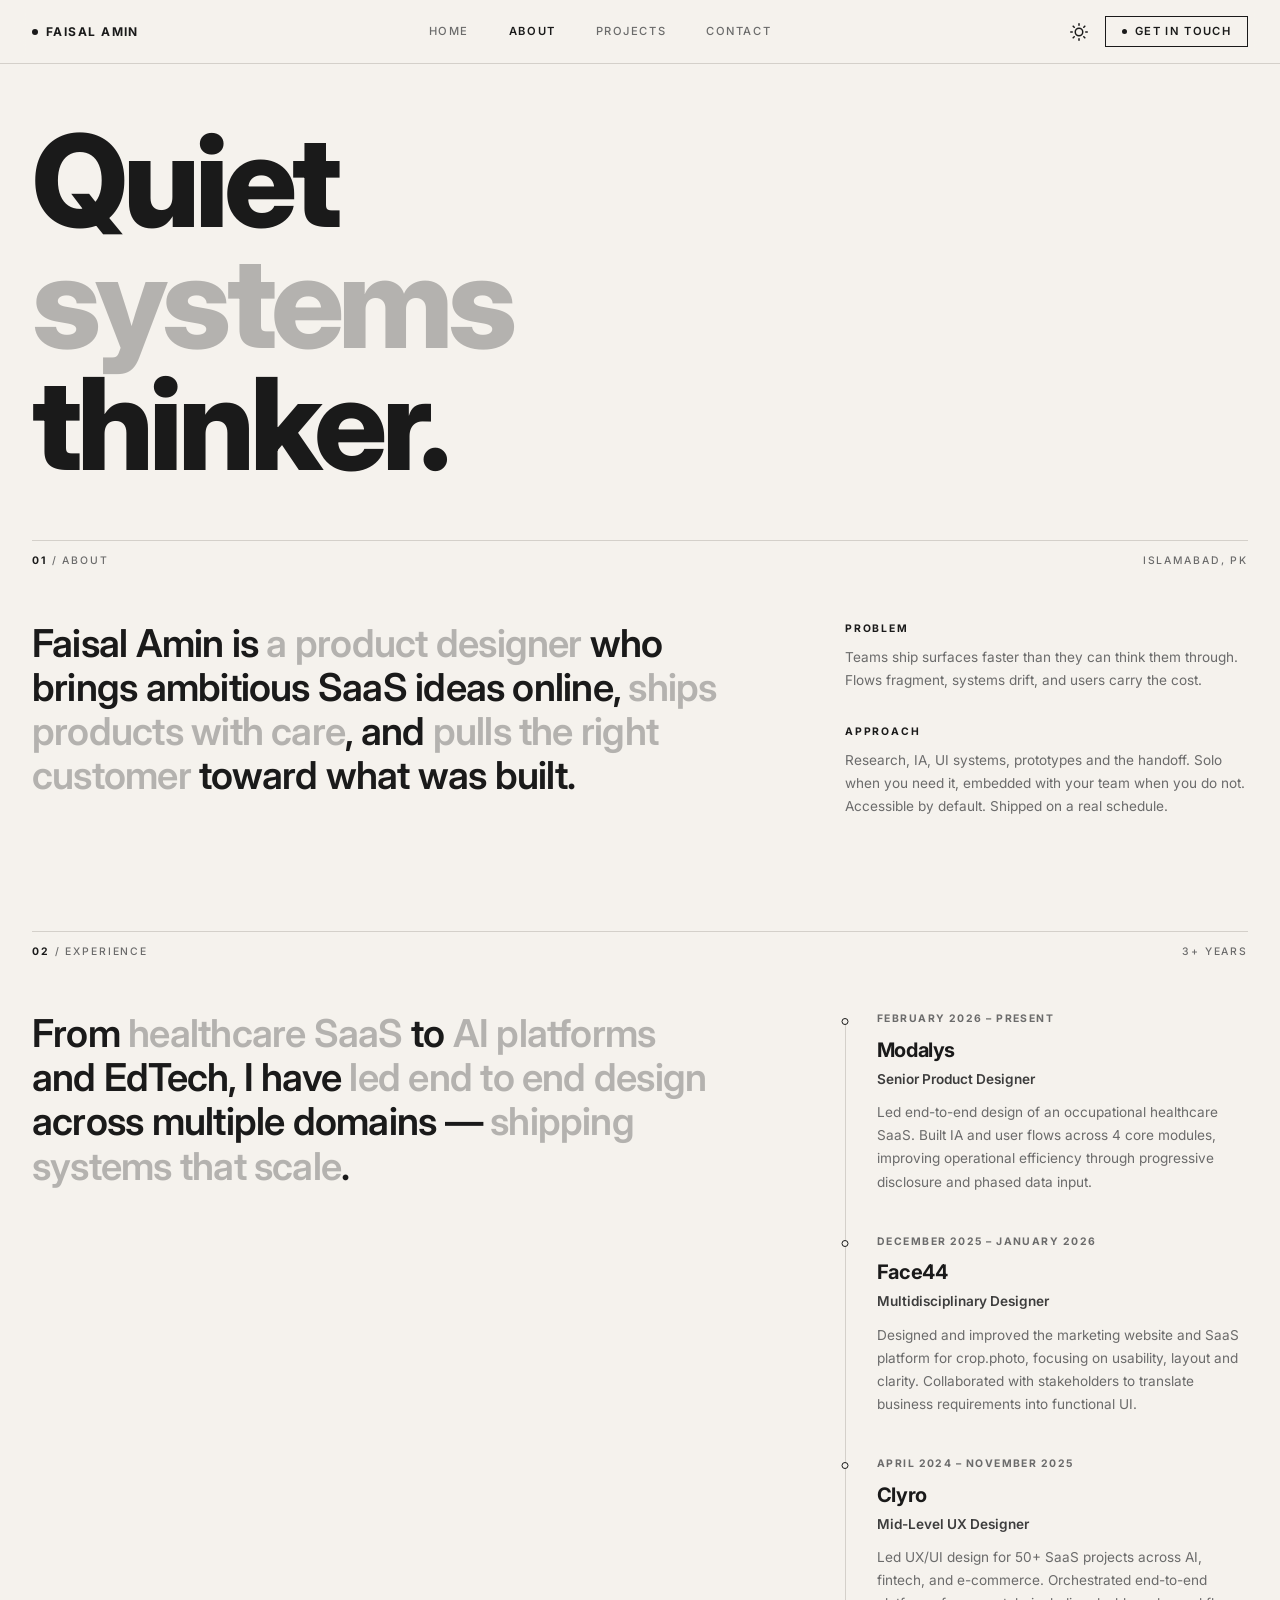
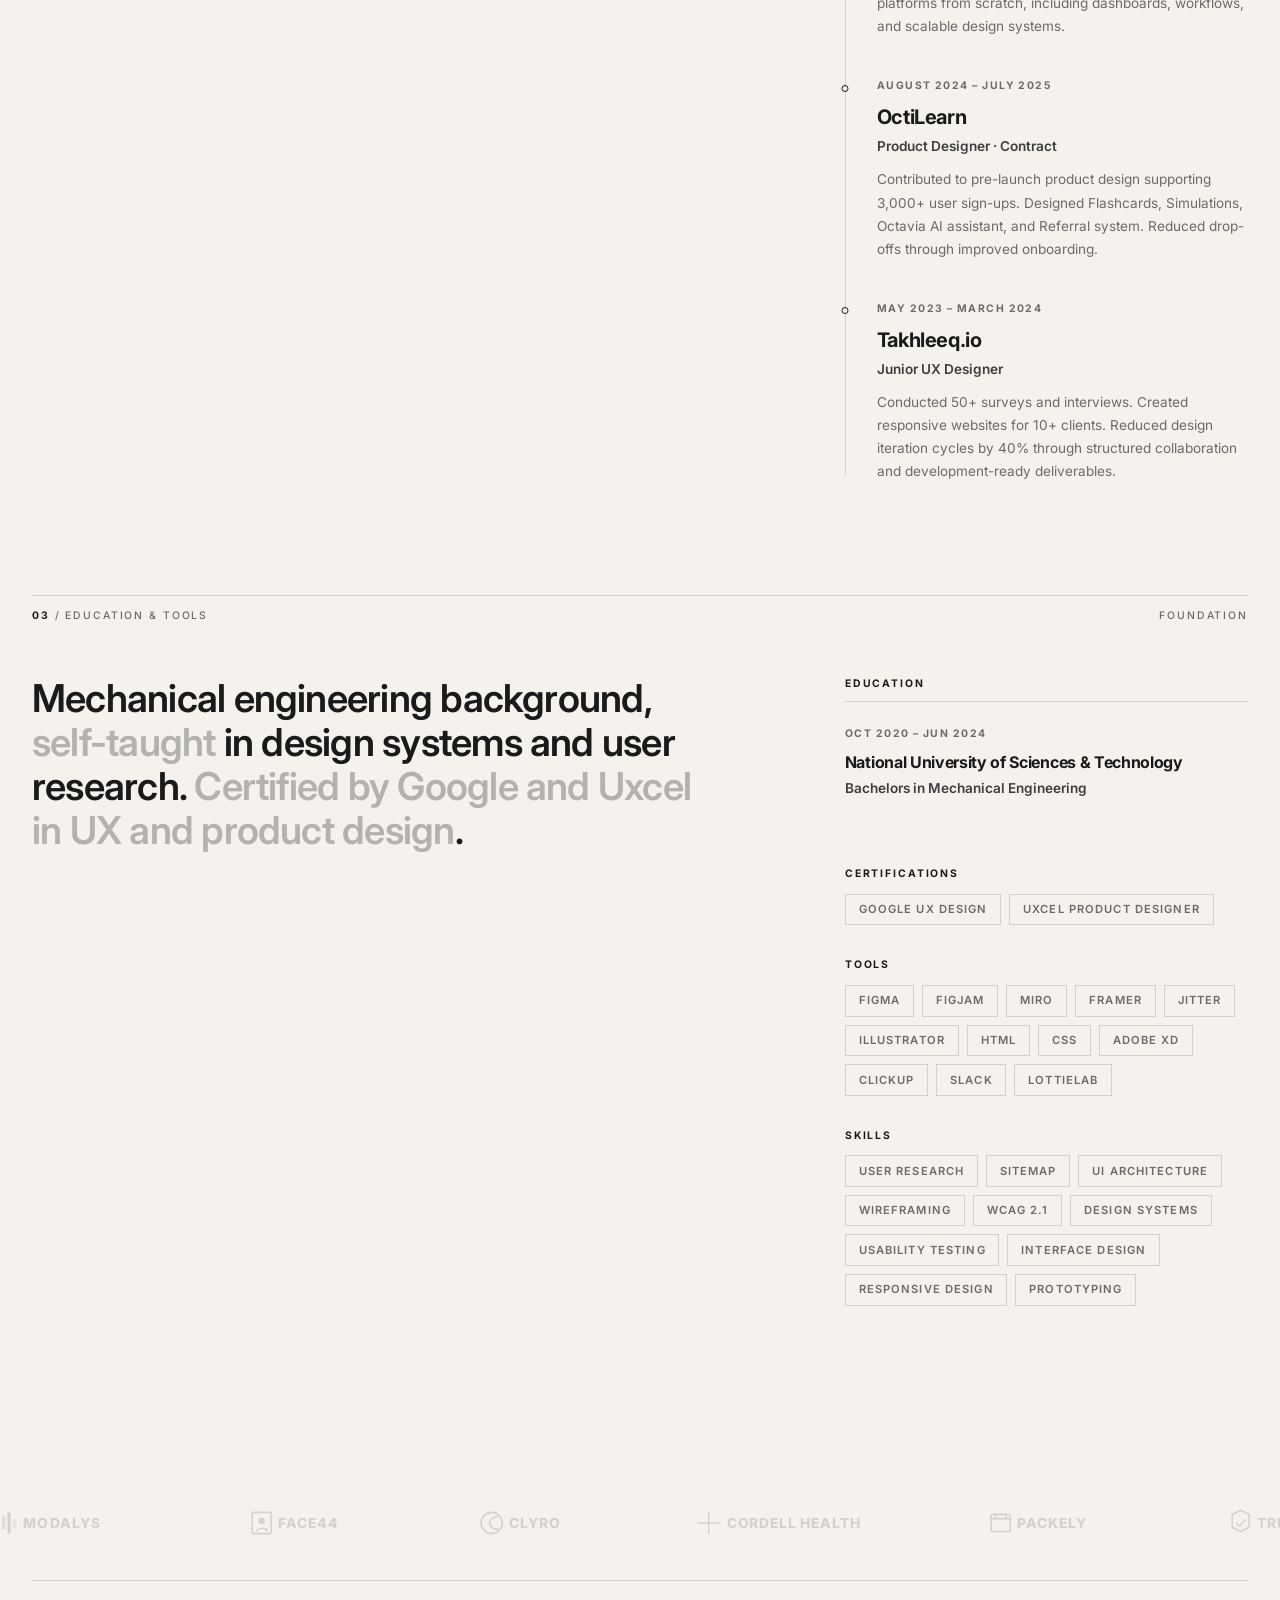
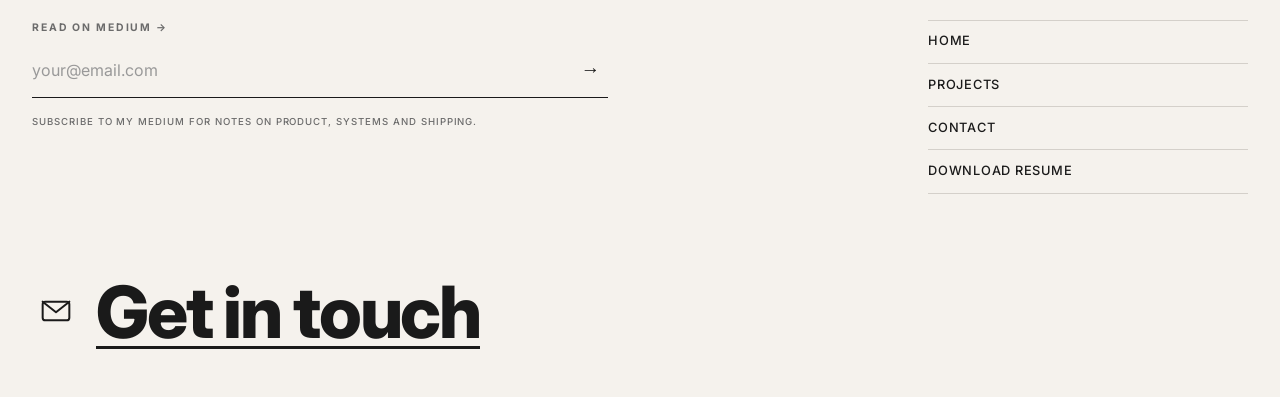
<file: Pages/about.html>
<!DOCTYPE html>
<html lang="en">
<head>
  <meta charset="UTF-8">
  <meta name="viewport" content="width=device-width, initial-scale=1.0">
  <title>About — Faisal Amin</title>
  <link rel="icon" href="../assets/favicon.png" type="image/png">
  <link rel="preconnect" href="https://fonts.googleapis.com">
  <link rel="preconnect" href="https://fonts.gstatic.com" crossorigin>
  <link href="https://fonts.googleapis.com/css2?family=Inter:wght@400;500;600;700;800;900&display=swap" rel="stylesheet">
  <link rel="stylesheet" href="../style.css">
<base target="_blank">
</head>
<body>

<!-- HEADER -->
<header>
  <div class="header-inner">
    <a href="../index.html" class="logo">
      <span class="logo-dot"></span>
      Faisal Amin
    </a>

    <nav class="nav-desktop">
      <a href="../index.html" class="nav-link">
        <span class="sl-wrap"><span class="sl-track"><span>Home</span><span>Home</span></span></span>
      </a>
      <a href="about.html" class="nav-link active">
        <span class="sl-wrap"><span class="sl-track"><span>About</span><span>About</span></span></span>
      </a>
      <a href="projects.html" class="nav-link">
        <span class="sl-wrap"><span class="sl-track"><span>Projects</span><span>Projects</span></span></span>
      </a>
      <a href="contact.html" class="nav-link">
        <span class="sl-wrap"><span class="sl-track"><span>Contact</span><span>Contact</span></span></span>
      </a>
    </nav>

    <div class="header-right">
      <button class="theme-toggle" aria-label="Toggle theme" onclick="toggleTheme()">
        <svg class="sun-icon" viewBox="0 0 24 24"><circle cx="12" cy="12" r="5"/><path d="M12 1v2m0 18v2M4.22 4.22l1.42 1.42m12.72 12.72l1.42 1.42M1 12h2m18 0h2M4.22 19.78l1.42-1.42M18.36 5.64l1.42-1.42"/></svg>
        <svg class="moon-icon" viewBox="0 0 24 24"><path d="M21 12.79A9 9 0 1 1 11.21 3 7 7 0 0 0 21 12.79z"/></svg>
      </button>
      <a href="mailto:faisal.amin.240302@gmail.com" class="header-btn">
        <span class="btn-dot"></span>
        <span class="sl-wrap"><span class="sl-track"><span>Get in touch</span><span>Get in touch</span></span></span>
      </a>
      <button class="menu-toggle" aria-label="Toggle menu" onclick="toggleMenu()">
        <svg class="icon-menu" viewBox="0 0 24 24" fill="none" stroke="currentColor" stroke-width="2" stroke-linecap="round" stroke-linejoin="round">
          <line x1="3" y1="12" x2="21" y2="12"></line>
          <line x1="3" y1="6" x2="21" y2="6"></line>
          <line x1="3" y1="18" x2="21" y2="18"></line>
        </svg>
        <svg class="icon-close" viewBox="0 0 24 24" fill="none" stroke="currentColor" stroke-width="2" stroke-linecap="round" stroke-linejoin="round">
          <line x1="18" y1="6" x2="6" y2="18"></line>
          <line x1="6" y1="6" x2="18" y2="18"></line>
        </svg>
      </button>
    </div>
  </div>
</header>

<!-- MOBILE NAV -->
<nav class="mobile-nav" id="mobileNav">
  <button class="mobile-nav-close" aria-label="Close menu" onclick="closeMenu()">
    <svg viewBox="0 0 24 24" fill="none" stroke="currentColor" stroke-width="2" stroke-linecap="round" stroke-linejoin="round">
      <line x1="18" y1="6" x2="6" y2="18"></line>
      <line x1="6" y1="6" x2="18" y2="18"></line>
    </svg>
  </button>
  <div class="mobile-nav-links">
    <a href="../index.html" onclick="closeMenu()">Home</a>
    <a href="about.html" class="active" onclick="closeMenu()">About</a>
    <a href="projects.html" onclick="closeMenu()">Projects</a>
    <a href="contact.html" onclick="closeMenu()">Contact</a>
  </div>
  <a href="mailto:faisal.amin.240302@gmail.com" class="mobile-nav-cta" onclick="closeMenu()">
    <span class="btn-dot"></span>
    Get in touch
  </a>
</nav>

<!-- HERO -->
<section class="hero" style="min-height: 60vh;">
  <h1 class="reveal">
    Quiet<br>
    <span class="dim-text">systems</span><br>thinker.
  </h1>
</section>

<!-- INTRO -->
<section class="intro">
  <div class="section-label">
    <span><span class="num">01</span> / About</span>
    <span>Islamabad, PK</span>
  </div>
  <div class="intro-grid reveal">
    <p class="intro-main">
      Faisal Amin is <span class="dim-text">a product designer</span> who brings ambitious SaaS ideas online, <span class="dim-text">ships products with care</span>, and <span class="dim-text">pulls the right customer</span> toward what was built.
    </p>
    <div></div>
    <div class="intro-side">
      <div>
        <h4>Problem</h4>
        <p>Teams ship surfaces faster than they can think them through. Flows fragment, systems drift, and users carry the cost.</p>
      </div>
      <div>
        <h4>Approach</h4>
        <p>Research, IA, UI systems, prototypes and the handoff. Solo when you need it, embedded with your team when you do not. Accessible by default. Shipped on a real schedule.</p>
      </div>
    </div>
  </div>
</section>

<!-- EXPERIENCE -->
<section class="intro" style="padding-top: 2rem;">
  <div class="section-label">
    <span><span class="num">02</span> / Experience</span>
    <span>3+ years</span>
  </div>
  <div class="intro-grid reveal">
    <p class="intro-main">
      From <span class="dim-text">healthcare SaaS</span> to <span class="dim-text">AI platforms</span> and EdTech, I have <span class="dim-text">led end to end design</span> across multiple domains — <span class="dim-text">shipping systems that scale</span>.
    </p>
    <div></div>
    <div class="experience-timeline">

      <div class="timeline-item">
        <div class="timeline-date">February 2026 – Present</div>
        <div class="timeline-company">Modalys</div>
        <div class="timeline-role">Senior Product Designer</div>
        <div class="timeline-desc">
          Led end-to-end design of an occupational healthcare SaaS. Built IA and user flows across 4 core modules, improving operational efficiency through progressive disclosure and phased data input.
        </div>
      </div>

      <div class="timeline-item">
        <div class="timeline-date">December 2025 – January 2026</div>
        <div class="timeline-company">Face44</div>
        <div class="timeline-role">Multidisciplinary Designer</div>
        <div class="timeline-desc">
          Designed and improved the marketing website and SaaS platform for crop.photo, focusing on usability, layout and clarity. Collaborated with stakeholders to translate business requirements into functional UI.
        </div>
      </div>

      <div class="timeline-item">
        <div class="timeline-date">April 2024 – November 2025</div>
        <div class="timeline-company">Clyro</div>
        <div class="timeline-role">Mid-Level UX Designer</div>
        <div class="timeline-desc">
          Led UX/UI design for 50+ SaaS projects across AI, fintech, and e-commerce. Orchestrated end-to-end platforms from scratch, including dashboards, workflows, and scalable design systems.
        </div>
      </div>

      <div class="timeline-item">
        <div class="timeline-date">August 2024 – July 2025</div>
        <div class="timeline-company">OctiLearn</div>
        <div class="timeline-role">Product Designer · Contract</div>
        <div class="timeline-desc">
          Contributed to pre-launch product design supporting 3,000+ user sign-ups. Designed Flashcards, Simulations, Octavia AI assistant, and Referral system. Reduced drop-offs through improved onboarding.
        </div>
      </div>

      <div class="timeline-item">
        <div class="timeline-date">May 2023 – March 2024</div>
        <div class="timeline-company">Takhleeq.io</div>
        <div class="timeline-role">Junior UX Designer</div>
        <div class="timeline-desc">
          Conducted 50+ surveys and interviews. Created responsive websites for 10+ clients. Reduced design iteration cycles by 40% through structured collaboration and development-ready deliverables.
        </div>
      </div>

    </div>
  </div>
</section>

<!-- EDUCATION & TOOLS -->
<section class="intro" style="padding-top: 2rem;">
  <div class="section-label">
    <span><span class="num">03</span> / Education & Tools</span>
    <span>Foundation</span>
  </div>
  <div class="intro-grid reveal">
    <p class="intro-main">
      Mechanical engineering background, <span class="dim-text">self-taught</span> in design systems and user research. <span class="dim-text">Certified by Google and Uxcel in UX and product design</span>.
    </p>
    <div></div>
    <div class="intro-side">
      <div>
        <h4>Education</h4>
        <div class="timeline-item education-single" style="padding-bottom: 1.5rem; border-top: 1px solid var(--border-light); padding-top: 1.5rem;">
          <div class="timeline-date">Oct 2020 – Jun 2024</div>
          <div class="timeline-company" style="font-size: 1rem;">National University of Sciences & Technology</div>
          <div class="timeline-role">Bachelors in Mechanical Engineering</div>
        </div>
      </div>
      <div>
        <h4>Certifications</h4>
        <div class="skills-grid" style="margin-top: 0.75rem;">
          <span class="skill-tag">Google UX Design</span>
          <span class="skill-tag">Uxcel Product Designer</span>
        </div>
      </div>
      <div>
        <h4>Tools</h4>
        <div class="skills-grid" style="margin-top: 0.75rem;">
          <span class="skill-tag">Figma</span>
          <span class="skill-tag">Figjam</span>
          <span class="skill-tag">Miro</span>
          <span class="skill-tag">Framer</span>
          <span class="skill-tag">Jitter</span>
          <span class="skill-tag">Illustrator</span>
          <span class="skill-tag">HTML</span>
          <span class="skill-tag">CSS</span>
          <span class="skill-tag">Adobe XD</span>
          <span class="skill-tag">ClickUp</span>
          <span class="skill-tag">Slack</span>
          <span class="skill-tag">LottieLab</span>
        </div>
      </div>
      <div>
        <h4>Skills</h4>
        <div class="skills-grid" style="margin-top: 0.75rem;">
          <span class="skill-tag">User research</span>
          <span class="skill-tag">Sitemap</span>
          <span class="skill-tag">UI architecture</span>
          <span class="skill-tag">Wireframing</span>
          <span class="skill-tag">WCAG 2.1</span>
          <span class="skill-tag">Design systems</span>
          <span class="skill-tag">Usability testing</span>
          <span class="skill-tag">Interface design</span>
          <span class="skill-tag">Responsive design</span>
          <span class="skill-tag">Prototyping</span>
        </div>
      </div>
    </div>
  </div>
</section>

<!-- MARQUEE -->
<section class="marquee-section" style="margin-top: 5rem;">
  <div class="marquee-track">
    <span class="marquee-logo"><svg viewBox="0 0 160 32" fill="none" xmlns="http://www.w3.org/2000/svg"><rect x="2" y="10" width="3" height="12" fill="currentColor" opacity="0.7"/><rect x="7" y="6" width="3" height="20" fill="currentColor"/><rect x="12" y="12" width="3" height="8" fill="currentColor" opacity="0.5"/><text x="22" y="21" font-family="Inter, sans-serif" font-size="13" font-weight="800" letter-spacing="0.08em" fill="currentColor">MODALYS</text></svg></span>
    <span class="marquee-logo"><svg viewBox="0 0 140 32" fill="none" xmlns="http://www.w3.org/2000/svg"><rect x="2" y="6" width="18" height="20" rx="2" stroke="currentColor" stroke-width="1.5"/><circle cx="11" cy="14" r="3" fill="currentColor"/><path d="M6 24c2-4 10-4 10 0" stroke="currentColor" stroke-width="1.5" fill="none"/><text x="26" y="21" font-family="Inter, sans-serif" font-size="13" font-weight="800" letter-spacing="0.08em" fill="currentColor">FACE44</text></svg></span>
    <span class="marquee-logo"><svg viewBox="0 0 130 32" fill="none" xmlns="http://www.w3.org/2000/svg"><circle cx="12" cy="16" r="10" stroke="currentColor" stroke-width="1.5"/><path d="M18 10c-4 0-8 2.5-8 6s4 6 8 6" stroke="currentColor" stroke-width="1.5" fill="none"/><text x="28" y="21" font-family="Inter, sans-serif" font-size="13" font-weight="800" letter-spacing="0.08em" fill="currentColor">CLYRO</text></svg></span>
    <span class="marquee-logo"><svg viewBox="0 0 200 32" fill="none" xmlns="http://www.w3.org/2000/svg"><path d="M11 6v20M1 16h20" stroke="currentColor" stroke-width="1.5" stroke-linecap="round"/><text x="28" y="21" font-family="Inter, sans-serif" font-size="13" font-weight="800" letter-spacing="0.06em" fill="currentColor">CORDELL HEALTH</text></svg></span>
    <span class="marquee-logo"><svg viewBox="0 0 150 32" fill="none" xmlns="http://www.w3.org/2000/svg"><rect x="2" y="8" width="18" height="16" rx="1" stroke="currentColor" stroke-width="1.5"/><path d="M2 12h18M6 12v-4h10v4" stroke="currentColor" stroke-width="1.5"/><text x="26" y="21" font-family="Inter, sans-serif" font-size="13" font-weight="800" letter-spacing="0.08em" fill="currentColor">PACKELY</text></svg></span>
    <span class="marquee-logo"><svg viewBox="0 0 130 32" fill="none" xmlns="http://www.w3.org/2000/svg"><path d="M11 4l8 4v12l-8 4-8-4V8z" stroke="currentColor" stroke-width="1.5"/><path d="M7 16l3 3 5-6" stroke="currentColor" stroke-width="1.5" stroke-linecap="round" stroke-linejoin="round"/><text x="26" y="21" font-family="Inter, sans-serif" font-size="13" font-weight="800" letter-spacing="0.08em" fill="currentColor">TRUID</text></svg></span>
    <span class="marquee-logo"><svg viewBox="0 0 130 32" fill="none" xmlns="http://www.w3.org/2000/svg"><path d="M4 20l6-12 6 12M8 14h4" stroke="currentColor" stroke-width="1.5" stroke-linecap="round" stroke-linejoin="round"/><path d="M18 8v14M22 8l-4 7 4 7" stroke="currentColor" stroke-width="1.5" stroke-linecap="round" stroke-linejoin="round"/><text x="30" y="21" font-family="Inter, sans-serif" font-size="13" font-weight="800" letter-spacing="0.08em" fill="currentColor">UXCEL</text></svg></span>
    <span class="marquee-logo"><svg viewBox="0 0 160 32" fill="none" xmlns="http://www.w3.org/2000/svg"><circle cx="11" cy="16" r="9" stroke="currentColor" stroke-width="1.5"/><path d="M11 10v6l4 2" stroke="currentColor" stroke-width="1.5" stroke-linecap="round"/><text x="26" y="21" font-family="Inter, sans-serif" font-size="13" font-weight="800" letter-spacing="0.06em" fill="currentColor">GOOGLE UX</text></svg></span>
    <span class="marquee-logo"><svg viewBox="0 0 110 32" fill="none" xmlns="http://www.w3.org/2000/svg"><path d="M11 4l8 4v12l-8 4-8-4V8z" stroke="currentColor" stroke-width="1.5"/><text x="6" y="20" font-family="Inter, sans-serif" font-size="10" font-weight="800" fill="currentColor">N</text><text x="24" y="21" font-family="Inter, sans-serif" font-size="13" font-weight="800" letter-spacing="0.1em" fill="currentColor">NUST</text></svg></span>
    <span class="marquee-logo"><svg viewBox="0 0 160 32" fill="none" xmlns="http://www.w3.org/2000/svg"><rect x="2" y="10" width="3" height="12" fill="currentColor" opacity="0.7"/><rect x="7" y="6" width="3" height="20" fill="currentColor"/><rect x="12" y="12" width="3" height="8" fill="currentColor" opacity="0.5"/><text x="22" y="21" font-family="Inter, sans-serif" font-size="13" font-weight="800" letter-spacing="0.08em" fill="currentColor">MODALYS</text></svg></span>
    <span class="marquee-logo"><svg viewBox="0 0 140 32" fill="none" xmlns="http://www.w3.org/2000/svg"><rect x="2" y="6" width="18" height="20" rx="2" stroke="currentColor" stroke-width="1.5"/><circle cx="11" cy="14" r="3" fill="currentColor"/><path d="M6 24c2-4 10-4 10 0" stroke="currentColor" stroke-width="1.5" fill="none"/><text x="26" y="21" font-family="Inter, sans-serif" font-size="13" font-weight="800" letter-spacing="0.08em" fill="currentColor">FACE44</text></svg></span>
    <span class="marquee-logo"><svg viewBox="0 0 130 32" fill="none" xmlns="http://www.w3.org/2000/svg"><circle cx="12" cy="16" r="10" stroke="currentColor" stroke-width="1.5"/><path d="M18 10c-4 0-8 2.5-8 6s4 6 8 6" stroke="currentColor" stroke-width="1.5" fill="none"/><text x="28" y="21" font-family="Inter, sans-serif" font-size="13" font-weight="800" letter-spacing="0.08em" fill="currentColor">CLYRO</text></svg></span>
    <span class="marquee-logo"><svg viewBox="0 0 200 32" fill="none" xmlns="http://www.w3.org/2000/svg"><path d="M11 6v20M1 16h20" stroke="currentColor" stroke-width="1.5" stroke-linecap="round"/><text x="28" y="21" font-family="Inter, sans-serif" font-size="13" font-weight="800" letter-spacing="0.06em" fill="currentColor">CORDELL HEALTH</text></svg></span>
    <span class="marquee-logo"><svg viewBox="0 0 150 32" fill="none" xmlns="http://www.w3.org/2000/svg"><rect x="2" y="8" width="18" height="16" rx="1" stroke="currentColor" stroke-width="1.5"/><path d="M2 12h18M6 12v-4h10v4" stroke="currentColor" stroke-width="1.5"/><text x="26" y="21" font-family="Inter, sans-serif" font-size="13" font-weight="800" letter-spacing="0.08em" fill="currentColor">PACKELY</text></svg></span>
    <span class="marquee-logo"><svg viewBox="0 0 130 32" fill="none" xmlns="http://www.w3.org/2000/svg"><path d="M11 4l8 4v12l-8 4-8-4V8z" stroke="currentColor" stroke-width="1.5"/><path d="M7 16l3 3 5-6" stroke="currentColor" stroke-width="1.5" stroke-linecap="round" stroke-linejoin="round"/><text x="26" y="21" font-family="Inter, sans-serif" font-size="13" font-weight="800" letter-spacing="0.08em" fill="currentColor">TRUID</text></svg></span>
    <span class="marquee-logo"><svg viewBox="0 0 130 32" fill="none" xmlns="http://www.w3.org/2000/svg"><path d="M4 20l6-12 6 12M8 14h4" stroke="currentColor" stroke-width="1.5" stroke-linecap="round" stroke-linejoin="round"/><path d="M18 8v14M22 8l-4 7 4 7" stroke="currentColor" stroke-width="1.5" stroke-linecap="round" stroke-linejoin="round"/><text x="30" y="21" font-family="Inter, sans-serif" font-size="13" font-weight="800" letter-spacing="0.08em" fill="currentColor">UXCEL</text></svg></span>
    <span class="marquee-logo"><svg viewBox="0 0 160 32" fill="none" xmlns="http://www.w3.org/2000/svg"><circle cx="11" cy="16" r="9" stroke="currentColor" stroke-width="1.5"/><path d="M11 10v6l4 2" stroke="currentColor" stroke-width="1.5" stroke-linecap="round"/><text x="26" y="21" font-family="Inter, sans-serif" font-size="13" font-weight="800" letter-spacing="0.06em" fill="currentColor">GOOGLE UX</text></svg></span>
    <span class="marquee-logo"><svg viewBox="0 0 110 32" fill="none" xmlns="http://www.w3.org/2000/svg"><path d="M11 4l8 4v12l-8 4-8-4V8z" stroke="currentColor" stroke-width="1.5"/><text x="6" y="20" font-family="Inter, sans-serif" font-size="10" font-weight="800" fill="currentColor">N</text><text x="24" y="21" font-family="Inter, sans-serif" font-size="13" font-weight="800" letter-spacing="0.1em" fill="currentColor">NUST</text></svg></span>
  </div>
</section>

<!-- FOOTER -->
<footer style="margin-top: 0;">
  <div class="footer-main">
    <div class="footer-newsletter">
      <a href="https://medium.com/@faisal.amin.240302" target="_blank" rel="noopener" class="medium-link">
        <h4>Read on Medium →</h4>
      </a>
      <form class="footer-form" onsubmit="event.preventDefault(); showSubscribeModal();">
        <input type="email" required placeholder="your@email.com">
        <button type="submit" aria-label="Subscribe">→</button>
      </form>
      <p class="footer-form-note">Subscribe to my Medium for notes on product, systems and shipping.</p>
    </div>
    <nav class="footer-nav">
      <a href="../index.html">
        <span class="sl-wrap"><span class="sl-track"><span>Home</span><span>Home</span></span></span>
      </a>
      <a href="projects.html">
        <span class="sl-wrap"><span class="sl-track"><span>Projects</span><span>Projects</span></span></span>
      </a>
      <a href="contact.html">
        <span class="sl-wrap"><span class="sl-track"><span>Contact</span><span>Contact</span></span></span>
      </a>
      <a href="../Assets/Faisal Amin Resume.pdf" download>
        <span class="sl-wrap"><span class="sl-track"><span>Download Resume</span><span>Download Resume</span></span></span>
      </a>
    </nav>
  </div>

  <div class="footer-get-in-touch">
    <a href="mailto:faisal.amin.240302@gmail.com" class="git-link">
      <span class="git-icon">
        <svg viewBox="0 0 24 24" aria-hidden="true">
          <rect x="2" y="5" width="20" height="14" rx="2"/>
          <polyline points="2,5 12,13 22,5"/>
        </svg>
      </span>
      <span class="git-text-wrap">
        <span class="sl-wrap" style="height:1.05em;">
          <span class="sl-track" style="height:2.1em;line-height:1.05em;">
            <span style="height:1.05em;line-height:1.05em;">Get in touch</span>
            <span style="height:1.05em;line-height:1.05em;">Get in touch</span>
          </span>
        </span>
      </span>
    </a>
  </div>
</footer>

<a href="#top" class="back-to-top" id="backToTop" aria-label="Back to top">↑</a>

<!-- SUBSCRIBE MODAL -->
<div class="modal-overlay" id="subscribeModal">
  <div class="modal-box">
    <div class="confetti-box" id="confettiBox"></div>
    <span class="modal-icon">🎉</span>
    <div class="modal-title">You're on the list</div>
    <p class="modal-text">Thanks for subscribing. Notes on product, systems and shipping will land in your inbox soon.</p>
    <button class="modal-close" onclick="closeSubscribeModal()">Close</button>
  </div>
</div>

<script>
function toggleTheme() {
  const html = document.documentElement;
  const current = html.getAttribute('data-theme');
  if (current === 'dark') {
    html.removeAttribute('data-theme');
    localStorage.setItem('theme', 'light');
  } else {
    html.setAttribute('data-theme', 'dark');
    localStorage.setItem('theme', 'dark');
  }
}

const savedTheme = localStorage.getItem('theme');
if (savedTheme === 'dark') {
  document.documentElement.setAttribute('data-theme', 'dark');
}

function toggleMenu() {
  const mobileNav = document.getElementById('mobileNav');
  const menuToggle = document.querySelector('.menu-toggle');
  const body = document.body;
  const isOpen = mobileNav.classList.contains('open');
  if (isOpen) {
    closeMenu();
  } else {
    mobileNav.classList.add('open');
    menuToggle.classList.add('open');
    body.classList.add('menu-open');
  }
}

function closeMenu() {
  const mobileNav = document.getElementById('mobileNav');
  const menuToggle = document.querySelector('.menu-toggle');
  const body = document.body;
  mobileNav.classList.remove('open');
  menuToggle.classList.remove('open');
  body.classList.remove('menu-open');
}

function showSubscribeModal() {
  const overlay = document.getElementById('subscribeModal');
  overlay.classList.add('active');
  spawnConfetti();
}

function closeSubscribeModal() {
  document.getElementById('subscribeModal').classList.remove('active');
}

function spawnConfetti() {
  const box = document.getElementById('confettiBox');
  box.innerHTML = '';
  const palette = ['var(--text)', 'var(--text-muted)', 'var(--text-light)', 'var(--border-light)', 'var(--text-dim)'];
  for (let i = 0; i < 45; i++) {
    const c = document.createElement('div');
    c.className = 'confetti pop';
    c.style.left = (10 + Math.random() * 80) + '%';
    c.style.animationDelay = (Math.random() * 0.6) + 's';
    c.style.animationDuration = (1.8 + Math.random() * 1.2) + 's';
    c.style.background = palette[Math.floor(Math.random() * palette.length)];
    const size = 4 + Math.random() * 8;
    c.style.width = size + 'px';
    c.style.height = size + 'px';
    box.appendChild(c);
  }
}

document.getElementById('subscribeModal').addEventListener('click', function(e) {
  if (e.target === this) closeSubscribeModal();
});
</script>

<script src="../script.js"></script>
</body>
</html>
</file>
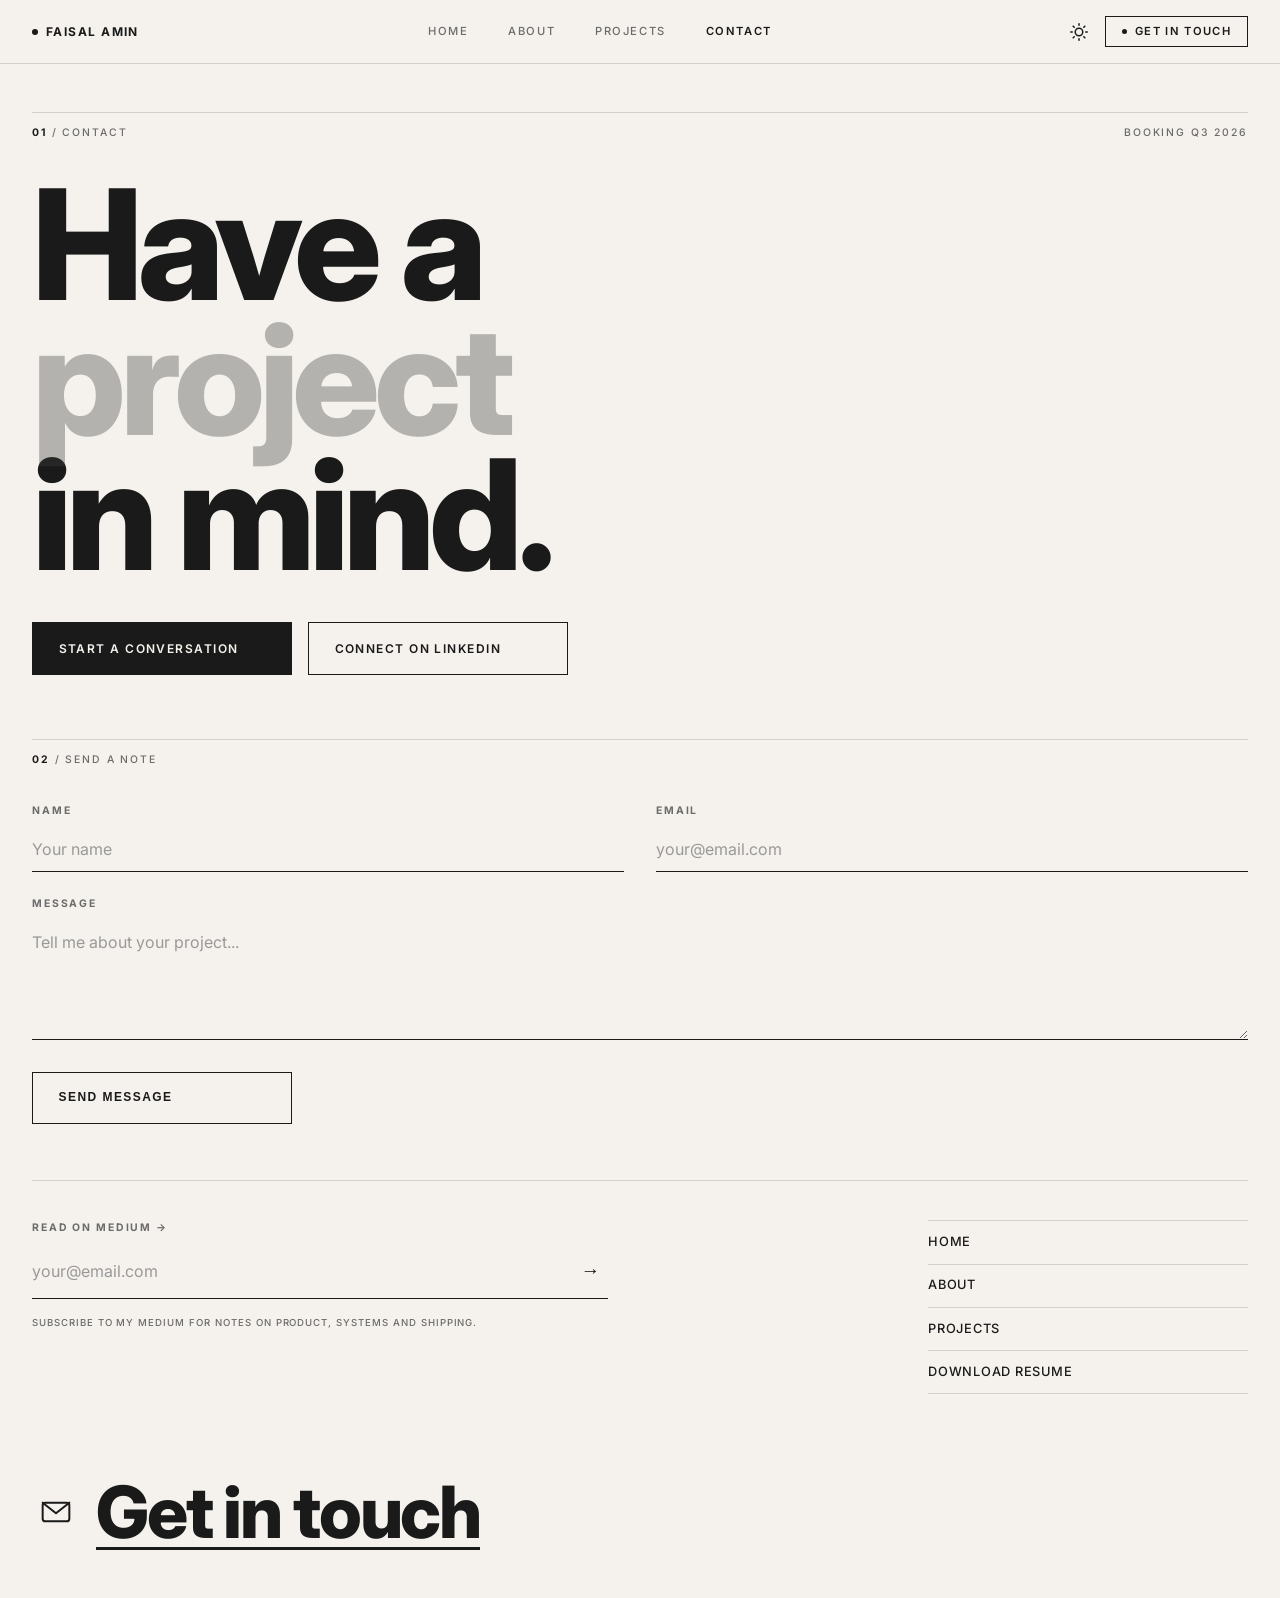
<file: Pages/contact.html>
<!DOCTYPE html>
<html lang="en">
<head>
  <meta charset="UTF-8">
  <meta name="viewport" content="width=device-width, initial-scale=1.0">
  <title>Contact — Faisal Amin</title>
  <link rel="icon" href="../assets/favicon.png" type="image/png">
  <link rel="preconnect" href="https://fonts.googleapis.com">
  <link rel="preconnect" href="https://fonts.gstatic.com" crossorigin>
  <link href="https://fonts.googleapis.com/css2?family=Inter:wght@400;500;600;700;800;900&display=swap" rel="stylesheet">
  <link rel="stylesheet" href="../style.css">
<base target="_blank">
</head>
<body>

<!-- HEADER -->
<header>
  <div class="header-inner">
    <a href="../index.html" class="logo">
      <span class="logo-dot"></span>
      Faisal Amin
    </a>

    <nav class="nav-desktop">
      <a href="../index.html" class="nav-link">
        <span class="sl-wrap"><span class="sl-track"><span>Home</span><span>Home</span></span></span>
      </a>
      <a href="about.html" class="nav-link">
        <span class="sl-wrap"><span class="sl-track"><span>About</span><span>About</span></span></span>
      </a>
      <a href="projects.html" class="nav-link">
        <span class="sl-wrap"><span class="sl-track"><span>Projects</span><span>Projects</span></span></span>
      </a>
      <a href="contact.html" class="nav-link active">
        <span class="sl-wrap"><span class="sl-track"><span>Contact</span><span>Contact</span></span></span>
      </a>
    </nav>

    <div class="header-right">
      <button class="theme-toggle" aria-label="Toggle theme" onclick="toggleTheme()">
        <svg class="sun-icon" viewBox="0 0 24 24"><circle cx="12" cy="12" r="5"/><path d="M12 1v2m0 18v2M4.22 4.22l1.42 1.42m12.72 12.72l1.42 1.42M1 12h2m18 0h2M4.22 19.78l1.42-1.42M18.36 5.64l1.42-1.42"/></svg>
        <svg class="moon-icon" viewBox="0 0 24 24"><path d="M21 12.79A9 9 0 1 1 11.21 3 7 7 0 0 0 21 12.79z"/></svg>
      </button>
      <a href="mailto:faisal.amin.240302@gmail.com" class="header-btn">
        <span class="btn-dot"></span>
        <span class="sl-wrap"><span class="sl-track"><span>Get in touch</span><span>Get in touch</span></span></span>
      </a>
      <button class="menu-toggle" aria-label="Toggle menu" onclick="toggleMenu()">
        <svg class="icon-menu" viewBox="0 0 24 24" fill="none" stroke="currentColor" stroke-width="2" stroke-linecap="round" stroke-linejoin="round">
          <line x1="3" y1="12" x2="21" y2="12"></line>
          <line x1="3" y1="6" x2="21" y2="6"></line>
          <line x1="3" y1="18" x2="21" y2="18"></line>
        </svg>
        <svg class="icon-close" viewBox="0 0 24 24" fill="none" stroke="currentColor" stroke-width="2" stroke-linecap="round" stroke-linejoin="round">
          <line x1="18" y1="6" x2="6" y2="18"></line>
          <line x1="6" y1="6" x2="18" y2="18"></line>
        </svg>
      </button>
    </div>
  </div>
</header>

<!-- MOBILE NAV -->
<nav class="mobile-nav" id="mobileNav">
  <button class="mobile-nav-close" aria-label="Close menu" onclick="closeMenu()">
    <svg viewBox="0 0 24 24" fill="none" stroke="currentColor" stroke-width="2" stroke-linecap="round" stroke-linejoin="round">
      <line x1="18" y1="6" x2="6" y2="18"></line>
      <line x1="6" y1="6" x2="18" y2="18"></line>
    </svg>
  </button>
  <div class="mobile-nav-links">
    <a href="../index.html" onclick="closeMenu()">Home</a>
    <a href="about.html" onclick="closeMenu()">About</a>
    <a href="projects.html" onclick="closeMenu()">Projects</a>
    <a href="contact.html" class="active" onclick="closeMenu()">Contact</a>
  </div>
  <a href="mailto:faisal.amin.240302@gmail.com" class="mobile-nav-cta" onclick="closeMenu()">
    <span class="btn-dot"></span>
    Get in touch
  </a>
</nav>

<!-- CONTACT -->
<section class="contact" style="padding-top: 7rem; min-height: 70vh;">
  <div class="section-label">
    <span><span class="num">01</span> / Contact</span>
    <span>Booking Q3 2026</span>
  </div>
  <h2 class="reveal">Have a<br><span class="dim-text">project</span><br>in mind.</h2>
  <div class="contact-buttons">
    <a href="mailto:faisal.amin.240302@gmail.com" class="contact-btn contact-btn-primary">
      <span class="sl-wrap"><span class="sl-track"><span>Start a conversation</span><span>Start a conversation</span></span></span>
    </a>
    <a href="https://www.linkedin.com/in/faisal-amin-83a15320b" class="contact-btn">
      <span class="sl-wrap"><span class="sl-track"><span>Connect on LinkedIn</span><span>Connect on LinkedIn</span></span></span>
    </a>
  </div>

  <div class="contact-form-wrapper">
    <div class="section-label" style="margin-bottom: 1.5rem;">
      <span><span class="num">02</span> / Send a note</span>
    </div>
    <form class="contact-form" onsubmit="event.preventDefault(); alert('Message sent! I will get back to you within 48 hours.');">
      <div class="form-row">
        <div class="form-field">
          <label>Name</label>
          <input type="text" required placeholder="Your name">
        </div>
        <div class="form-field">
          <label>Email</label>
          <input type="email" required placeholder="your@email.com">
        </div>
      </div>
      <div class="form-field form-field-full">
        <label>Message</label>
        <textarea required rows="4" placeholder="Tell me about your project..."></textarea>
      </div>
      <button type="submit" class="contact-btn" style="align-self: flex-start; margin-top: 0.5rem; cursor: pointer;">
        <span class="sl-wrap"><span class="sl-track"><span>Send message</span><span>Send message</span></span></span>
      </button>
    </form>
  </div>
</section>

<!-- FOOTER -->
<footer>
  <div class="footer-main">
    <div class="footer-newsletter">
      <a href="https://medium.com/@faisal.amin.240302" target="_blank" rel="noopener" class="medium-link">
        <h4>Read on Medium →</h4>
      </a>
      <form class="footer-form" onsubmit="event.preventDefault(); showSubscribeModal();">
        <input type="email" required placeholder="your@email.com">
        <button type="submit" aria-label="Subscribe">→</button>
      </form>
      <p class="footer-form-note">Subscribe to my Medium for notes on product, systems and shipping.</p>
    </div>
    <nav class="footer-nav">
      <a href="../index.html">
        <span class="sl-wrap"><span class="sl-track"><span>Home</span><span>Home</span></span></span>
      </a>
      <a href="about.html">
        <span class="sl-wrap"><span class="sl-track"><span>About</span><span>About</span></span></span>
      </a>
      <a href="projects.html">
        <span class="sl-wrap"><span class="sl-track"><span>Projects</span><span>Projects</span></span></span>
      </a>
      <a href="../Assets/Faisal Amin Resume.pdf" download>
        <span class="sl-wrap"><span class="sl-track"><span>Download Resume</span><span>Download Resume</span></span></span>
      </a>
    </nav>
  </div>

  <div class="footer-get-in-touch">
    <a href="mailto:faisal.amin.240302@gmail.com" class="git-link">
      <span class="git-icon">
        <svg viewBox="0 0 24 24" aria-hidden="true">
          <rect x="2" y="5" width="20" height="14" rx="2"/>
          <polyline points="2,5 12,13 22,5"/>
        </svg>
      </span>
      <span class="git-text-wrap">
        <span class="sl-wrap" style="height:1.05em;">
          <span class="sl-track" style="height:2.1em;line-height:1.05em;">
            <span style="height:1.05em;line-height:1.05em;">Get in touch</span>
            <span style="height:1.05em;line-height:1.05em;">Get in touch</span>
          </span>
        </span>
      </span>
    </a>
  </div>
</footer>

<a href="#top" class="back-to-top" id="backToTop" aria-label="Back to top">↑</a>

<!-- SUBSCRIBE MODAL -->
<div class="modal-overlay" id="subscribeModal">
  <div class="modal-box">
    <div class="confetti-box" id="confettiBox"></div>
    <span class="modal-icon">🎉</span>
    <div class="modal-title">You're on the list</div>
    <p class="modal-text">Thanks for subscribing. Notes on product, systems and shipping will land in your inbox soon.</p>
    <button class="modal-close" onclick="closeSubscribeModal()">Close</button>
  </div>
</div>

<script>
function toggleTheme() {
  const html = document.documentElement;
  const current = html.getAttribute('data-theme');
  if (current === 'dark') {
    html.removeAttribute('data-theme');
    localStorage.setItem('theme', 'light');
  } else {
    html.setAttribute('data-theme', 'dark');
    localStorage.setItem('theme', 'dark');
  }
}

const savedTheme = localStorage.getItem('theme');
if (savedTheme === 'dark') {
  document.documentElement.setAttribute('data-theme', 'dark');
}

function toggleMenu() {
  const mobileNav = document.getElementById('mobileNav');
  const menuToggle = document.querySelector('.menu-toggle');
  const body = document.body;
  const isOpen = mobileNav.classList.contains('open');
  if (isOpen) {
    closeMenu();
  } else {
    mobileNav.classList.add('open');
    menuToggle.classList.add('open');
    body.classList.add('menu-open');
  }
}

function closeMenu() {
  const mobileNav = document.getElementById('mobileNav');
  const menuToggle = document.querySelector('.menu-toggle');
  const body = document.body;
  mobileNav.classList.remove('open');
  menuToggle.classList.remove('open');
  body.classList.remove('menu-open');
}

function showSubscribeModal() {
  const overlay = document.getElementById('subscribeModal');
  overlay.classList.add('active');
  spawnConfetti();
}

function closeSubscribeModal() {
  document.getElementById('subscribeModal').classList.remove('active');
}

function spawnConfetti() {
  const box = document.getElementById('confettiBox');
  box.innerHTML = '';
  const palette = ['var(--text)', 'var(--text-muted)', 'var(--text-light)', 'var(--border-light)', 'var(--text-dim)'];
  for (let i = 0; i < 45; i++) {
    const c = document.createElement('div');
    c.className = 'confetti pop';
    c.style.left = (10 + Math.random() * 80) + '%';
    c.style.animationDelay = (Math.random() * 0.6) + 's';
    c.style.animationDuration = (1.8 + Math.random() * 1.2) + 's';
    c.style.background = palette[Math.floor(Math.random() * palette.length)];
    const size = 4 + Math.random() * 8;
    c.style.width = size + 'px';
    c.style.height = size + 'px';
    box.appendChild(c);
  }
}

document.getElementById('subscribeModal').addEventListener('click', function(e) {
  if (e.target === this) closeSubscribeModal();
});
</script>

<script src="../script.js"></script>
</body>
</html>
</file>
<file: style.css>
*, *::before, *::after { margin: 0; padding: 0; box-sizing: border-box; }

:root {
  --bg: #F5F2ED;
  --bg-warm: #EDE9E3;
  --text: #1A1A1A;
  --text-dim: #3D3D3D;
  --text-muted: #6B6B6B;
  --text-light: #999999;
  --border: #1A1A1A;
  --border-light: #D4D0CA;
}

[data-theme="dark"] {
  --bg: #1A1A1A;
  --bg-warm: #252422;
  --text: #F5F2ED;
  --text-dim: #D4D0CA;
  --text-muted: #999999;
  --text-light: #6B6B6B;
  --border: #F5F2ED;
  --border-light: #3D3D3D;
}

html {
  scroll-behavior: smooth;
  overflow-x: clip;
}

body {
  font-family: 'Inter', -apple-system, BlinkMacSystemFont, sans-serif;
  background: var(--bg);
  color: var(--text);
  line-height: 1.5;
  -webkit-font-smoothing: antialiased;
  overflow-x: clip;
}

/* ========== THEME TOGGLE ========== */
.theme-toggle {
  background: none;
  border: none;
  cursor: pointer;
  padding: 0.25rem;
  color: var(--text);
  display: flex;
  align-items: center;
  justify-content: center;
  width: 36px;
  height: 36px;
  transition: color 0.2s ease;
}

.theme-toggle:hover { color: var(--text-muted); }

.theme-toggle svg {
  width: 18px;
  height: 18px;
  stroke: currentColor;
  fill: none;
  stroke-width: 2;
  stroke-linecap: round;
  stroke-linejoin: round;
}

.theme-toggle .moon-icon { display: none; }

[data-theme="dark"] .theme-toggle .sun-icon { display: none; }
[data-theme="dark"] .theme-toggle .moon-icon { display: block; }

/* ========== HEADER ========== */
header {
  position: fixed;
  top: 0; left: 0; right: 0;
  z-index: 100;
  background: rgba(245, 242, 237, 0.92);
  backdrop-filter: blur(12px);
  -webkit-backdrop-filter: blur(12px);
  border-bottom: 1px solid var(--border-light);
  transition: transform 0.4s cubic-bezier(0.16, 1, 0.3, 1);
}

[data-theme="dark"] header {
  background: rgba(26, 26, 26, 0.92);
  border-bottom-color: var(--border-light);
}

body.menu-open header {
  transform: translateY(-100%);
}

.header-inner {
  max-width: 1400px;
  margin: 0 auto;
  padding: 0.85rem 2rem;
  display: flex;
  align-items: center;
  justify-content: space-between;
}

.logo {
  font-size: 0.75rem;
  font-weight: 700;
  letter-spacing: 0.12em;
  text-transform: uppercase;
  color: var(--text);
  text-decoration: none;
  display: flex;
  align-items: center;
  gap: 0.5rem;
}

.logo-dot {
  width: 6px; height: 6px;
  background: var(--text);
  border-radius: 50%;
  animation: pulse 2s ease-in-out infinite;
}

@keyframes pulse {
  0%, 100% { opacity: 1; }
  50% { opacity: 0.3; }
}

.nav-desktop {
  display: flex;
  gap: 2.5rem;
  align-items: center;
}

/* ===== ACTIVE NAV STATE ===== */
.nav-desktop .nav-link.active {
  color: var(--text);
  font-weight: 600;
}

.mobile-nav-links a.active {
  color: var(--text);
}

/* ===== SLIDE-UP TEXT ===== */
.sl-wrap {
  position: relative;
  overflow: hidden;
  display: inline-block;
  vertical-align: bottom;
  height: 1.3em;
  line-height: 1.3em;
}

.sl-wrap .sl-track {
  display: block;
  height: 2.6em;
  transition: transform 0.35s cubic-bezier(0.16, 1, 0.3, 1);
}

.sl-wrap .sl-track span {
  display: block;
  height: 1.3em;
  line-height: 1.3em;
}

.nav-link:hover .sl-track,
.header-btn:hover .sl-track,
.case-study-btn:hover .sl-track,
.contact-btn:hover .sl-track,
.git-link:hover .sl-track,
.footer-nav a:hover .sl-track {
  transform: translateY(-50%);
}

.nav-link {
  font-size: 0.7rem;
  font-weight: 500;
  letter-spacing: 0.14em;
  text-transform: uppercase;
  color: var(--text-muted);
  text-decoration: none;
  transition: color 0.2s ease;
  display: inline-flex;
  align-items: center;
}

.nav-link:hover { color: var(--text); }

/* Header CTA */
.header-btn {
  display: inline-flex;
  align-items: center;
  gap: 0.5rem;
  padding: 0.45rem 1rem;
  border: 1.5px solid var(--border);
  font-size: 0.7rem;
  font-weight: 600;
  letter-spacing: 0.12em;
  text-transform: uppercase;
  color: var(--text);
  background: transparent;
  text-decoration: none;
  cursor: pointer;
  transition: background 0.25s ease, color 0.25s ease;
}

.header-btn:hover {
  background: var(--text);
  color: var(--bg);
}

.header-btn .btn-dot {
  width: 5px; height: 5px;
  background: currentColor;
  border-radius: 50%;
  flex-shrink: 0;
}

.header-right {
  display: flex;
  align-items: center;
  gap: 0.5rem;
}

/* ========== MOBILE MENU TOGGLE ========== */
.menu-toggle {
  display: none;
  background: none;
  border: none;
  cursor: pointer;
  padding: 0.25rem;
  align-items: center;
  justify-content: center;
  width: 44px;
  height: 44px;
  color: var(--text);
}

.menu-toggle .bar { display: none; }

.menu-toggle svg {
  width: 22px;
  height: 22px;
  stroke: currentColor;
  fill: none;
  stroke-width: 2;
  stroke-linecap: round;
  stroke-linejoin: round;
}

.menu-toggle .icon-close { display: none; }
.menu-toggle.open .icon-menu { display: none; }
.menu-toggle.open .icon-close { display: block; }

/* ========== MOBILE NAV OVERLAY ========== */
.mobile-nav {
  display: none;
  position: fixed;
  top: 0; left: 0; right: 0; bottom: 0;
  background: var(--bg);
  z-index: 99;
  flex-direction: column;
  padding: 5.5rem 2rem 3rem;
}

[data-theme="dark"] .mobile-nav { background: var(--bg); }

.mobile-nav.open { display: flex; }

.mobile-nav-close {
  position: absolute;
  top: 1.25rem;
  right: 2rem;
  width: 44px;
  height: 44px;
  background: none;
  border: none;
  cursor: pointer;
  display: none;
  align-items: center;
  justify-content: center;
  z-index: 101;
  color: var(--text);
}

.mobile-nav.open .mobile-nav-close { display: flex; }

.mobile-nav-close svg {
  width: 22px;
  height: 22px;
  stroke: currentColor;
  fill: none;
  stroke-width: 2;
  stroke-linecap: round;
  stroke-linejoin: round;
}

.mobile-nav-links {
  flex: 1;
  display: flex;
  flex-direction: column;
}

.mobile-nav-links a {
  font-size: clamp(2.2rem, 10vw, 3.5rem);
  font-weight: 800;
  letter-spacing: -0.03em;
  color: var(--text-muted);
  text-decoration: none;
  line-height: 1.1;
  padding: 0.65rem 0;
  border-bottom: 1px solid var(--border-light);
  width: 100%;
  display: block;
  transition: color 0.2s ease;
}

.mobile-nav-links a:first-child { border-top: 1px solid var(--border-light); }
.mobile-nav-links a.active { color: var(--text); }
.mobile-nav-links a:hover { color: var(--text); }

.mobile-nav-cta {
  margin-top: 2.5rem;
  display: inline-flex;
  align-items: center;
  gap: 0.5rem;
  padding: 1rem 1.5rem;
  border: 1.5px solid var(--border);
  font-size: 0.75rem;
  font-weight: 600;
  letter-spacing: 0.12em;
  text-transform: uppercase;
  color: var(--text);
  text-decoration: none;
  background: transparent;
  align-self: flex-start;
  transition: background 0.25s ease, color 0.25s ease;
}

.mobile-nav-cta:hover {
  background: var(--text);
  color: var(--bg);
}

.mobile-nav-cta .btn-dot {
  width: 5px; height: 5px;
  background: currentColor;
  border-radius: 50%;
}

/* ========== HERO ========== */
.hero {
  min-height: 100vh;
  display: flex;
  flex-direction: column;
  justify-content: center;
  padding: 7rem 2rem 3rem;
  max-width: 1400px;
  margin: 0 auto;
}

.hero h1 {
  font-size: clamp(3rem, 10vw, 9rem);
  font-weight: 800;
  line-height: 0.95;
  letter-spacing: -0.04em;
  color: var(--text);
  max-width: 1100px;
}

.hero h1 .dim-text {
  color: var(--text-dim);
  opacity: 0.35;
}

.intro-main .dim-text {
  color: var(--text-dim);
  opacity: 0.35;
}

.hero-scroll {
  margin-top: 3.5rem;
  display: flex;
  justify-content: space-between;
  align-items: flex-end;
}

.hero-scroll span {
  font-size: 0.65rem;
  font-weight: 500;
  letter-spacing: 0.18em;
  text-transform: uppercase;
  color: var(--text-muted);
}

.hero-scroll .arrow {
  font-size: 1.5rem;
  color: var(--text);
  animation: bounce 2s infinite;
}

@keyframes bounce {
  0%, 100% { transform: translateY(0); }
  50% { transform: translateY(8px); }
}

/* ========== SECTION LABELS ========== */
.section-label {
  display: flex;
  justify-content: space-between;
  align-items: center;
  padding: 0.75rem 0;
  border-top: 1px solid var(--border-light);
  font-size: 0.65rem;
  font-weight: 500;
  letter-spacing: 0.18em;
  text-transform: uppercase;
  color: var(--text-muted);
}

.section-label .num { color: var(--text); font-weight: 700; }

/* ========== INTRO ========== */
.intro {
  max-width: 1400px;
  margin: 0 auto;
  padding: 0 2rem 5rem;
}

.intro-grid {
  display: grid;
  grid-template-columns: 1.2fr 0.1fr 0.7fr;
  gap: 2rem;
  margin-top: 2.5rem;
}

.intro-main {
  font-size: clamp(1.5rem, 3vw, 2.4rem);
  font-weight: 600;
  line-height: 1.15;
  letter-spacing: -0.02em;
}

.intro-side {
  display: flex;
  flex-direction: column;
  gap: 2rem;
}

.intro-side h4 {
  font-size: 0.65rem;
  font-weight: 700;
  letter-spacing: 0.18em;
  text-transform: uppercase;
  color: var(--text);
  margin-bottom: 0.6rem;
}

.intro-side p {
  font-size: 0.85rem;
  line-height: 1.7;
  color: var(--text-muted);
}

/* ========== MARQUEE LOGOS ========== */
.marquee-section {
  padding: 2.5rem 0;
  overflow: hidden;
  border: none;
}

.marquee-track {
  display: flex;
  gap: 5rem;
  white-space: nowrap;
  animation: marquee 30s linear infinite;
  align-items: center;
}

.marquee-logo {
  display: inline-flex;
  align-items: center;
  flex-shrink: 0;
  opacity: 0.35;
  filter: grayscale(100%);
  transition: opacity 0.4s ease, filter 0.4s ease;
  color: var(--text-light);
}

.marquee-logo svg {
  height: 34px;
  width: auto;
  display: block;
}

.marquee-logo:hover {
  opacity: 1;
  filter: grayscale(0%);
  color: var(--text);
}

.marquee-section:hover .marquee-track {
  animation-play-state: paused;
}

@keyframes marquee {
  0% { transform: translateX(0); }
  100% { transform: translateX(-50%); }
}

/* ========== WORK ========== */
.work {
  background: var(--bg);
  padding: 3.5rem 0 0;
}

.work-header {
  max-width: 1400px;
  margin: 0 auto;
  padding: 0 2rem;
}

.work h2 {
  font-size: clamp(3rem, 10vw, 8rem);
  font-weight: 800;
  line-height: 0.9;
  letter-spacing: -0.04em;
  margin-top: 1.5rem;
}

.projects-list {
  margin-top: 3.5rem;
}

/* Project items are contained within the 1400px frame */
.project-item-border {
  max-width: 1400px;
  margin: 0 auto;
  padding: 0 2rem;
}

.project-item {
  padding: 2rem 0;
  display: grid;
  grid-template-columns: 0.85fr 1.5fr;
  gap: 3rem;
  align-items: start;
  border-top: 1px solid var(--border-light);
}

.project-item-border:last-child .project-item {
  border-bottom: 1px solid var(--border-light);
}

.project-meta { display: flex; flex-direction: column; gap: 1.25rem; }

.project-meta-row {
  display: flex;
  justify-content: space-between;
  align-items: baseline;
  padding-bottom: 0.65rem;
  border-bottom: 1px solid var(--border-light);
}

.project-meta-row:last-child { border-bottom: none; }

.project-meta-label {
  font-size: 0.65rem;
  font-weight: 700;
  letter-spacing: 0.14em;
  text-transform: uppercase;
  color: var(--text-muted);
}

.project-meta-value {
  font-size: 0.8rem;
  font-weight: 500;
  color: var(--text);
  text-align: right;
}

.project-services {
  display: flex;
  flex-wrap: wrap;
  gap: 0.4rem;
  justify-content: flex-end;
}

.project-services span {
  font-size: 0.6rem;
  font-weight: 600;
  letter-spacing: 0.1em;
  text-transform: uppercase;
  padding: 0.25rem 0.65rem;
  border: 1px solid var(--border-light);
  color: var(--text-muted);
}

.project-content h3 {
  font-size: clamp(2rem, 5vw, 4rem);
  font-weight: 800;
  line-height: 1;
  letter-spacing: -0.03em;
  margin-bottom: 1.25rem;
}

.project-content .project-img {
  width: 100%;
  aspect-ratio: 16/10;
  background: var(--bg-warm);
  border: 1px solid var(--border-light);
  overflow: hidden;
}

.project-content .project-img img {
  width: 100%; height: 100%;
  object-fit: cover;
  filter: grayscale(100%);
  transition: filter 0.5s ease, transform 0.6s ease;
  display: block;
}

.project-content .project-img:hover img {
  filter: grayscale(0%);
  transform: scale(1.02);
}

.project-content p {
  margin-top: 1.25rem;
  font-size: 0.9rem;
  line-height: 1.7;
  color: var(--text-muted);
  max-width: 500px;
}

.case-study-btn {
  display: inline-flex;
  align-items: center;
  gap: 0.75rem;
  margin-top: 1.5rem;
  padding: 0.75rem 1.3rem;
  border: 1.5px solid var(--border);
  font-size: 0.7rem;
  font-weight: 600;
  letter-spacing: 0.1em;
  text-transform: uppercase;
  color: var(--text);
  text-decoration: none;
  overflow: hidden;
  transition: background 0.3s ease, color 0.3s ease;
}

.case-study-btn:hover {
  background: var(--text);
  color: var(--bg);
}

/* ========== VOICES ========== */
.voices {
  max-width: 1400px;
  margin: 0 auto;
  padding: 5rem 2rem;
}

.voices h2 {
  font-size: clamp(3rem, 10vw, 8rem);
  font-weight: 800;
  line-height: 0.9;
  letter-spacing: -0.04em;
  margin-top: 1.5rem;
}

.voices-grid {
  display: grid;
  grid-template-columns: repeat(3, 1fr);
  gap: 1px;
  margin-top: 3.5rem;
  background: var(--border-light);
}

.voice-card {
  background: var(--bg);
  padding: 2.5rem;
  display: flex;
  flex-direction: column;
  justify-content: flex-start;
  min-height: 420px;
}

.voice-num {
  font-size: 0.65rem;
  font-weight: 700;
  letter-spacing: 0.14em;
  color: var(--text-muted);
}

.voice-quote {
  font-size: 1.1rem;
  font-weight: 500;
  line-height: 1.5;
  letter-spacing: -0.01em;
  margin-top: 0.5rem;
  flex: 1;
}

.voice-author {
  margin-top: 1.5rem;
  padding-top: 1rem;
  border-top: 1px solid var(--border-light);
}

.voice-author-name {
  font-size: 0.7rem;
  font-weight: 700;
  letter-spacing: 0.12em;
  text-transform: uppercase;
}

.voice-author-role {
  font-size: 0.7rem;
  color: var(--text-muted);
  margin-top: 0.25rem;
  letter-spacing: 0.08em;
  text-transform: uppercase;
}

/* ========== CONTACT ========== */
.contact {
  max-width: 1400px;
  margin: 0 auto;
  padding: 5rem 2rem 3.5rem;
}

.contact h2 {
  font-size: clamp(3rem, 12vw, 10rem);
  font-weight: 800;
  line-height: 0.88;
  letter-spacing: -0.04em;
  margin-top: 1.5rem;
}

.contact h2 .dim-text {
  color: var(--text-dim);
  opacity: 0.35;
}

.contact-buttons {
  margin-top: 2.5rem;
  display: flex;
  gap: 1rem;
  flex-wrap: wrap;
}

.contact-btn {
  position: relative;
  overflow: hidden;
  display: inline-flex;
  align-items: center;
  padding: 1.1rem 1.6rem;
  border: 1.5px solid var(--border);
  font-size: 0.75rem;
  font-weight: 600;
  letter-spacing: 0.12em;
  text-transform: uppercase;
  color: var(--text);
  background: transparent;
  text-decoration: none;
  cursor: pointer;
  min-width: 260px;
  transition: background 0.3s ease, color 0.3s ease;
}

.contact-btn:hover {
  background: var(--text);
  color: var(--bg);
}

.contact-btn-primary {
  background: var(--text);
  color: var(--bg);
}

.contact-btn-primary:hover {
  background: transparent;
  color: var(--text);
}

/* ========== EXPERIENCE TIMELINE ========== */
.experience-timeline {
  position: relative;
  padding-left: 2rem;
}

.experience-timeline::before {
  content: '';
  position: absolute;
  left: 0;
  top: 0.5rem;
  bottom: 0.5rem;
  width: 1px;
  background: var(--border-light);
}

.timeline-item {
  position: relative;
  padding-bottom: 2.5rem;
}

.timeline-item:last-child { padding-bottom: 0; }

.timeline-item::before {
  content: '';
  position: absolute;
  left: -2rem;
  top: 0.4rem;
  width: 7px;
  height: 7px;
  background: var(--bg);
  border: 1.5px solid var(--text);
  border-radius: 50%;
  transform: translateX(-50%);
}

.timeline-item.education-single::before { display: none; }

.timeline-date {
  font-size: 0.65rem;
  font-weight: 700;
  letter-spacing: 0.14em;
  text-transform: uppercase;
  color: var(--text-muted);
  margin-bottom: 0.5rem;
}

.timeline-company {
  font-size: 1.25rem;
  font-weight: 700;
  letter-spacing: -0.02em;
  color: var(--text);
  margin-bottom: 0.25rem;
}

.timeline-role {
  font-size: 0.85rem;
  font-weight: 600;
  color: var(--text-dim);
  margin-bottom: 0.75rem;
}

.timeline-desc {
  font-size: 0.85rem;
  line-height: 1.7;
  color: var(--text-muted);
}

/* ========== SKILLS / TAGS ========== */
.skills-grid {
  display: flex;
  flex-wrap: wrap;
  gap: 0.5rem;
  margin-top: 1rem;
}

.skill-tag {
  font-size: 0.7rem;
  font-weight: 600;
  letter-spacing: 0.1em;
  text-transform: uppercase;
  padding: 0.4rem 0.8rem;
  border: 1px solid var(--border-light);
  color: var(--text-muted);
  transition: all 0.2s ease;
}

.skill-tag:hover {
  background: var(--text);
  color: var(--bg);
  border-color: var(--text);
}

/* ========== SUBSCRIBE MODAL ========== */
.modal-overlay {
  position: fixed;
  inset: 0;
  background: rgba(26, 26, 26, 0.35);
  backdrop-filter: blur(10px);
  -webkit-backdrop-filter: blur(10px);
  z-index: 200;
  display: flex;
  align-items: center;
  justify-content: center;
  opacity: 0;
  pointer-events: none;
  transition: opacity 0.35s ease;
}

[data-theme="dark"] .modal-overlay {
  background: rgba(245, 242, 237, 0.15);
}

.modal-overlay.active {
  opacity: 1;
  pointer-events: auto;
}

.modal-box {
  background: var(--bg);
  border: 1.5px solid var(--border);
  padding: 3rem 2.5rem 2.5rem;
  max-width: 440px;
  width: 90%;
  text-align: center;
  position: relative;
  transform: translateY(24px) scale(0.98);
  transition: transform 0.4s cubic-bezier(0.16, 1, 0.3, 1);
  overflow: hidden;
}

.modal-overlay.active .modal-box {
  transform: translateY(0) scale(1);
}

.modal-icon {
  font-size: 3.5rem;
  line-height: 1;
  margin-bottom: 1.25rem;
  display: block;
}

.modal-title {
  font-size: clamp(1.6rem, 4vw, 2.2rem);
  font-weight: 800;
  letter-spacing: -0.03em;
  line-height: 1;
  margin-bottom: 0.75rem;
  color: var(--text);
}

.modal-text {
  font-size: 0.85rem;
  color: var(--text-muted);
  line-height: 1.7;
  margin-bottom: 2rem;
}

.modal-close {
  display: inline-flex;
  align-items: center;
  padding: 0.75rem 1.6rem;
  border: 1.5px solid var(--border);
  font-size: 0.7rem;
  font-weight: 600;
  letter-spacing: 0.12em;
  text-transform: uppercase;
  color: var(--text);
  background: transparent;
  cursor: pointer;
  transition: background 0.25s ease, color 0.25s ease;
}

.modal-close:hover {
  background: var(--text);
  color: var(--bg);
}

.confetti-box {
  position: absolute;
  top: 0; left: 0; right: 0; bottom: 0;
  overflow: hidden;
  pointer-events: none;
}

.confetti {
  position: absolute;
  width: 6px;
  height: 6px;
  background: var(--text);
  top: -12px;
  opacity: 0;
}

.confetti.pop {
  animation: confetti-drop 2.2s ease-out forwards;
}

@keyframes confetti-drop {
  0%   { transform: translateY(0) rotate(0deg);   opacity: 1; }
  60%  { opacity: 1; }
  100% { transform: translateY(320px) rotate(900deg); opacity: 0; }
}

/* ========== FOOTER ========== */
.medium-link {
  text-decoration: none;
  color: inherit;
  transition: color 0.2s ease;
}

.medium-link:hover { color: var(--text-muted); }

footer {
  background: var(--bg);
}

.footer-main {
  max-width: 1400px;
  margin: 0 auto;
  padding: 2.5rem 2rem;
  display: grid;
  grid-template-columns: 1fr 1fr;
  gap: 4rem;
  position: relative;
}

.footer-main::before {
  content: '';
  position: absolute;
  top: 0;
  left: 2rem;
  right: 2rem;
  height: 1px;
  background: var(--border-light);
}

.footer-newsletter h4 {
  font-size: 0.65rem;
  font-weight: 700;
  letter-spacing: 0.18em;
  text-transform: uppercase;
  color: var(--text-muted);
  margin-bottom: 1.25rem;
}

.footer-form {
  display: flex;
  align-items: center;
  border-bottom: 1.5px solid var(--border);
  padding-bottom: 0.75rem;
}

.footer-form input {
  flex: 1;
  border: none;
  background: transparent;
  font-size: 1rem;
  font-family: inherit;
  color: var(--text);
  outline: none;
}

.footer-form input::placeholder { color: var(--text-light); }

.footer-form button {
  background: none;
  border: none;
  font-size: 1.2rem;
  cursor: pointer;
  color: var(--text);
  padding: 0.25rem 0.5rem;
}

.footer-form-note {
  font-size: 0.6rem;
  font-weight: 500;
  letter-spacing: 0.1em;
  text-transform: uppercase;
  color: var(--text-muted);
  margin-top: 1rem;
  line-height: 1.6;
}

.footer-nav {
  justify-self: end;
  width: 100%;
  max-width: 320px;
}

.footer-nav a {
  display: flex;
  justify-content: space-between;
  align-items: center;
  padding: 0.8rem 0;
  border-top: 1px solid var(--border-light);
  font-size: 0.8rem;
  font-weight: 500;
  letter-spacing: 0.06em;
  text-transform: uppercase;
  color: var(--text);
  text-decoration: none;
  transition: color 0.2s ease;
  overflow: hidden;
}

.footer-nav a:last-child { border-bottom: 1px solid var(--border-light); }
.footer-nav a:hover { color: var(--text); }

.footer-get-in-touch {
  padding: 2.5rem 2rem 3rem;
  max-width: 1400px;
  margin: 0 auto;
}

.git-link {
  display: inline-flex;
  align-items: center;
  gap: 1rem;
  text-decoration: none;
  color: var(--text);
}

.git-icon {
  width: 48px; height: 48px;
  display: flex;
  align-items: center;
  justify-content: center;
  flex-shrink: 0;
}

.git-icon svg {
  width: 32px; height: 32px;
  stroke: currentColor;
  fill: none;
  stroke-width: 1.5;
  stroke-linecap: round;
  stroke-linejoin: round;
}

.git-text-wrap {
  font-size: clamp(2rem, 6vw, 4.5rem);
  font-weight: 800;
  line-height: 1;
  letter-spacing: -0.03em;
  border-bottom: 3px solid var(--text);
  padding-bottom: 0.05em;
  display: inline-block;
  overflow: hidden;
  height: 1.05em;
}

.git-text-wrap .sl-track {
  height: 2.1em;
  line-height: 1.05em;
}

.git-text-wrap .sl-track span {
  height: 1.05em;
  line-height: 1.05em;
}

/* ========== BACK TO TOP ========== */
.back-to-top {
  position: fixed;
  bottom: 2rem;
  right: 2rem;
  width: 44px;
  height: 44px;
  border: 1.5px solid var(--border);
  background: var(--bg);
  color: var(--text);
  display: flex;
  align-items: center;
  justify-content: center;
  text-decoration: none;
  font-size: 1.1rem;
  opacity: 0;
  pointer-events: none;
  transform: translateY(8px);
  transition: opacity 0.3s ease, transform 0.3s ease, background 0.2s ease, color 0.2s ease;
  z-index: 90;
}

.back-to-top.visible {
  opacity: 1;
  pointer-events: auto;
  transform: translateY(0);
}

.back-to-top:hover {
  background: var(--text);
  color: var(--bg);
}

/* ========== CONTACT FORM ========== */
.contact-form-wrapper {
  max-width: 1400px;
  margin-top: 4rem;
}

.contact-form {
  display: flex;
  flex-direction: column;
  gap: 1.5rem;
}

.form-row {
  display: grid;
  grid-template-columns: 1fr 1fr;
  gap: 2rem;
}

.form-field {
  display: flex;
  flex-direction: column;
  gap: 0.5rem;
}

.form-field label {
  font-size: 0.65rem;
  font-weight: 700;
  letter-spacing: 0.18em;
  text-transform: uppercase;
  color: var(--text-muted);
}

.form-field input,
.form-field textarea {
  border: none;
  border-bottom: 1.5px solid var(--border);
  background: transparent;
  padding: 0.75rem 0;
  font-family: inherit;
  font-size: 1rem;
  color: var(--text);
  outline: none;
  width: 100%;
}

.form-field input::placeholder,
.form-field textarea::placeholder {
  color: var(--text-light);
}

.form-field textarea {
  resize: vertical;
  min-height: 120px;
}

.form-field-full {
  grid-column: 1 / -1;
}

/* ========== CASE STUDY ========== */
.case-study-hero {
  max-width: 1400px;
  margin: 0 auto;
  padding: 7rem 2rem 3rem;
  min-height: 70vh;
  display: flex;
  flex-direction: column;
  justify-content: center;
}

.case-study-hero h1 {
  font-size: clamp(3rem, 10vw, 9rem);
  font-weight: 800;
  line-height: 0.95;
  letter-spacing: -0.04em;
  color: var(--text);
  margin-top: 1.5rem;
}

.case-study-subtitle {
  font-size: clamp(1.2rem, 2.5vw, 1.8rem);
  font-weight: 500;
  line-height: 1.4;
  color: var(--text-muted);
  max-width: 700px;
  margin-top: 1.5rem;
}

.case-study-meta {
  display: grid;
  grid-template-columns: repeat(4, 1fr);
  gap: 2rem;
  margin-top: 3rem;
  padding-top: 2rem;
  border-top: 1px solid var(--border-light);
}

.meta-block {
  display: flex;
  flex-direction: column;
  gap: 0.5rem;
}

.meta-label {
  font-size: 0.65rem;
  font-weight: 700;
  letter-spacing: 0.14em;
  text-transform: uppercase;
  color: var(--text-muted);
}

.meta-value {
  font-size: 0.9rem;
  font-weight: 500;
  color: var(--text);
}

.case-study-image-full {
  width: 100%;
  max-width: 1400px;
  margin: 0 auto;
  padding: 0 2rem;
}

.case-study-image-full img {
  width: 100%;
  aspect-ratio: 16/9;
  object-fit: cover;
  filter: grayscale(100%);
  transition: filter 0.5s ease;
  display: block;
}

.case-study-image-full img:hover {
  filter: grayscale(0%);
}

.case-study-section {
  max-width: 1400px;
  margin: 0 auto;
  padding: 5rem 2rem;
}

.case-study-grid {
  display: grid;
  grid-template-columns: 1.2fr 0.8fr;
  gap: 4rem;
  margin-top: 2.5rem;
}

.case-study-main h2 {
  font-size: clamp(2rem, 4vw, 3.5rem);
  font-weight: 800;
  line-height: 1.1;
  letter-spacing: -0.03em;
  margin-bottom: 1.5rem;
  color: var(--text);
}

.case-study-main p {
  font-size: 1rem;
  line-height: 1.7;
  color: var(--text-muted);
  margin-bottom: 1.25rem;
}

.case-study-main ul {
  list-style: none;
  padding: 0;
  margin-top: 1rem;
}

.case-study-main ul li {
  position: relative;
  padding-left: 1.5rem;
  margin-bottom: 0.75rem;
  font-size: 0.95rem;
  line-height: 1.6;
  color: var(--text-muted);
}

.case-study-main ul li::before {
  content: '';
  position: absolute;
  left: 0;
  top: 0.6rem;
  width: 6px;
  height: 6px;
  background: var(--text);
  border-radius: 50%;
}

.case-study-side h4 {
  font-size: 0.65rem;
  font-weight: 700;
  letter-spacing: 0.18em;
  text-transform: uppercase;
  color: var(--text);
  margin-bottom: 1rem;
}

.metric-list {
  list-style: none;
  padding: 0;
}

.metric-list li {
  display: flex;
  align-items: baseline;
  gap: 1rem;
  padding: 1rem 0;
  border-bottom: 1px solid var(--border-light);
  font-size: 0.9rem;
  color: var(--text-muted);
}

.metric-list li:first-child {
  border-top: 1px solid var(--border-light);
}

.metric-num {
  font-size: 1.5rem;
  font-weight: 800;
  color: var(--text);
  letter-spacing: -0.02em;
  min-width: 80px;
}

.deliverable-list {
  list-style: none;
  padding: 0;
}

.deliverable-list li {
  padding: 0.75rem 0;
  border-bottom: 1px solid var(--border-light);
  font-size: 0.9rem;
  color: var(--text-muted);
}

.deliverable-list li:first-child {
  border-top: 1px solid var(--border-light);
}

.finding-list {
  list-style: none;
  padding: 0;
  margin-top: 1rem;
}

.finding-list li {
  position: relative;
  padding-left: 1.5rem;
  margin-bottom: 0.75rem;
  font-size: 0.95rem;
  line-height: 1.6;
  color: var(--text-muted);
}

.finding-list li::before {
  content: '';
  position: absolute;
  left: 0;
  top: 0.6rem;
  width: 6px;
  height: 6px;
  background: var(--text);
  border-radius: 50%;
}

.case-study-image-grid {
  max-width: 1400px;
  margin: 0 auto;
  padding: 0 2rem 5rem;
  display: grid;
  grid-template-columns: 1fr 1fr;
  gap: 2rem;
}

.image-block {
  display: flex;
  flex-direction: column;
  gap: 1rem;
}

.image-block img {
  width: 100%;
  aspect-ratio: 16/10;
  object-fit: cover;
  filter: grayscale(100%);
  transition: filter 0.5s ease;
  display: block;
}

.image-block img:hover {
  filter: grayscale(0%);
}

.image-caption {
  font-size: 0.75rem;
  font-weight: 500;
  color: var(--text-muted);
  letter-spacing: 0.02em;
}

.case-study-next {
  max-width: 1400px;
  margin: 0 auto;
  padding: 3rem 2rem 5rem;
}

.next-project-link {
  display: flex;
  flex-direction: column;
  gap: 0.5rem;
  text-decoration: none;
  color: var(--text);
  padding: 2rem 0;
  border-top: 1px solid var(--border-light);
  border-bottom: 1px solid var(--border-light);
  transition: opacity 0.3s ease;
}

.next-project-link:hover {
  opacity: 0.6;
}

.next-label {
  font-size: 0.65rem;
  font-weight: 700;
  letter-spacing: 0.14em;
  text-transform: uppercase;
  color: var(--text-muted);
}

.next-project-link h2 {
  font-size: clamp(2rem, 5vw, 4rem);
  font-weight: 800;
  line-height: 1;
  letter-spacing: -0.03em;
}

.next-arrow {
  font-size: 1.5rem;
  align-self: flex-end;
  margin-top: -2rem;
}

/* ========== RESPONSIVE ========== */
@media (max-width: 900px) {
  .case-study-meta {
    grid-template-columns: 1fr 1fr;
    gap: 1.5rem;
  }

  .case-study-grid {
    grid-template-columns: 1fr;
    gap: 2rem;
  }

  .case-study-image-grid {
    grid-template-columns: 1fr;
  }

  .form-row {
    grid-template-columns: 1fr;
    gap: 1.5rem;
  }

  .intro-grid { grid-template-columns: 1fr; }
  .project-item { grid-template-columns: 1fr; gap: 2rem; }
  .voices-grid { grid-template-columns: 1fr; }
  .footer-main { grid-template-columns: 1fr; }
  .footer-nav { justify-self: start; max-width: 100%; }
  .nav-desktop { display: none; }
  .menu-toggle { display: flex; }
  .contact-buttons { flex-direction: column; }
  .contact-btn { width: 100%; }
  .experience-timeline { padding-left: 1.5rem; }
  .timeline-item::before { left: -1.5rem; }
  .experience-timeline::before { left: 0; }
  .header-btn { display: none; }

  .voices-grid {
    display: flex;
    overflow-x: auto;
    scroll-snap-type: x mandatory;
    -webkit-overflow-scrolling: touch;
    gap: 1px;
  }

  .voice-card {
    flex: 0 0 85vw;
    min-width: 280px;
    scroll-snap-align: start;
    min-height: auto;
  }
}



/* ========== SCROLL REVEAL ========== */
.reveal {
  opacity: 0;
  transform: translateY(30px);
  transition: opacity 0.8s ease, transform 0.8s ease;
}
.reveal.visible { opacity: 1; transform: translateY(0); }
</file>
